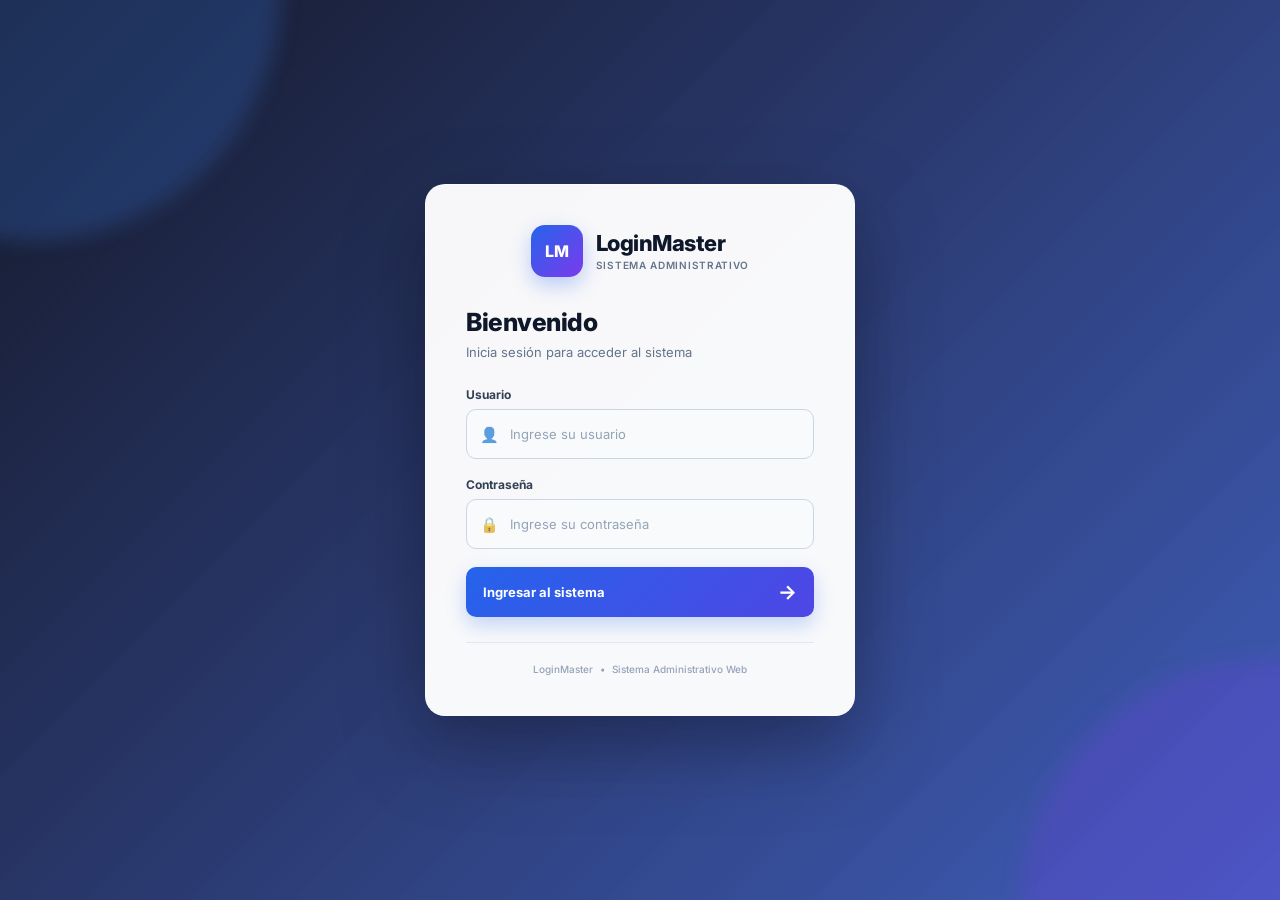
<file: index.html>
<!DOCTYPE html>
<html lang="es">
<head>
    <meta charset="UTF-8">
    <meta name="viewport" content="width=device-width, initial-scale=1.0">

    <title>LoginMaster - Iniciar sesión</title>

    <!-- Google Fonts -->
    <link rel="preconnect" href="https://fonts.googleapis.com">
    <link rel="preconnect" href="https://fonts.gstatic.com" crossorigin>

    <link
        href="https://fonts.googleapis.com/css2?family=Inter:wght@400;500;600;700;800&display=swap"
        rel="stylesheet"
    >

    <!-- CSS -->
    <link rel="stylesheet" href="./css/style.css">
    <link rel="stylesheet" href="./css/login.css">
</head>

<body>

    <main class="login-container">

        <section class="login-card">

            <div class="login-logo">
                <div class="logo-icon">
                    LM
                </div>

                <div>
                    <h1>LoginMaster</h1>
                    <span>Sistema Administrativo</span>
                </div>
            </div>

            <div class="login-header">

                <h2>Bienvenido</h2>

                <p>
                    Inicia sesión para acceder al sistema
                </p>

            </div>

            <form id="loginForm">

                <div class="form-group">

                    <label for="usuario">
                        Usuario
                    </label>

                    <div class="input-wrapper">

                        <span class="input-icon">
                            👤
                        </span>

                        <input
                            type="text"
                            id="usuario"
                            name="usuario"
                            placeholder="Ingrese su usuario"
                            autocomplete="username"
                            required
                        >

                    </div>

                </div>

                <div class="form-group">

                    <label for="password">
                        Contraseña
                    </label>

                    <div class="input-wrapper">

                        <span class="input-icon">
                            🔒
                        </span>

                        <input
                            type="password"
                            id="password"
                            name="password"
                            placeholder="Ingrese su contraseña"
                            autocomplete="current-password"
                            required
                        >

                    </div>

                </div>

                <button
                    type="submit"
                    class="btn-primary login-button"
                >
                    <span>Ingresar al sistema</span>
                    <span class="button-arrow">→</span>
                </button>

                <div
                    id="mensaje"
                    class="mensaje"
                    role="alert"
                ></div>

            </form>

            <div class="login-footer">
                <span>LoginMaster</span>
                <span>•</span>
                <span>Sistema Administrativo Web</span>
            </div>

        </section>

    </main>

    <script src="./js/login.js"></script>

</body>
</html>
</file>
<file: css/style.css>
/* ============================================================
   LOGINMASTER
   ESTILOS GLOBALES
   ============================================================ */

:root {

    --primary: #2563eb;
    --primary-dark: #1d4ed8;

    --secondary: #7c3aed;

    --dark: #0f172a;
    --dark-2: #1e293b;

    --text: #334155;
    --muted: #64748b;

    --background: #f1f5f9;

    --white: #ffffff;

    --border: #e2e8f0;

    --success: #16a34a;
    --danger: #dc2626;

    --radius: 12px;

    --shadow:
        0 5px 20px rgba(15, 23, 42, 0.08);
}


* {
    margin: 0;
    padding: 0;

    box-sizing: border-box;
}


html {
    width: 100%;
    min-height: 100%;
}


body {

    width: 100%;
    min-height: 100vh;

    margin: 0;

    font-family:
        "Inter",
        -apple-system,
        BlinkMacSystemFont,
        "Segoe UI",
        sans-serif;

    color: var(--text);

    background: var(--background);

    -webkit-font-smoothing: antialiased;
    -moz-osx-font-smoothing: grayscale;
}


button,
input,
select,
textarea {

    font-family: inherit;
}


button {
    cursor: pointer;
}


a {
    color: inherit;
    text-decoration: none;
}


ul {
    list-style: none;
}


img {
    max-width: 100%;
}


::-webkit-scrollbar {
    width: 7px;
    height: 7px;
}


::-webkit-scrollbar-track {
    background: #e2e8f0;
}


::-webkit-scrollbar-thumb {

    background: #94a3b8;

    border-radius: 20px;
}


::-webkit-scrollbar-thumb:hover {
    background: #64748b;
}


@keyframes aparecer {

    from {

        opacity: 0;

        transform:
            translateY(12px);

    }

    to {

        opacity: 1;

        transform:
            translateY(0);

    }

}
</file>
<file: css/login.css>
﻿/* ============================================================
   LOGINMASTER
   LOGIN PROFESIONAL
   ============================================================ */

body {
    overflow: hidden;
}


/* ============================================================
   CONTENEDOR
   ============================================================ */

.login-container {

    position: fixed;

    inset: 0;

    width: 100vw;
    height: 100vh;

    min-height: 100vh;

    display: flex;

    align-items: center;
    justify-content: center;

    padding: 25px;

    overflow: hidden;


    background:

        linear-gradient(
            135deg,
            rgba(2, 6, 23, 0.92),
            rgba(30, 64, 175, 0.84)
        ),

        url("https://images.unsplash.com/photo-1518770660439-4636190af475?auto=format&fit=crop&w=1920&q=90");

    background-size: cover;

    background-position: center;

    background-repeat: no-repeat;
}


/* ============================================================
   EFECTOS DE FONDO
   ============================================================ */

.login-container::before {

    content: "";

    position: absolute;

    width: 500px;
    height: 500px;

    top: -260px;
    left: -220px;

    border-radius: 50%;

    background:
        rgba(59, 130, 246, 0.22);

    filter: blur(10px);

    pointer-events: none;
}


.login-container::after {

    content: "";

    position: absolute;

    width: 500px;
    height: 500px;

    right: -240px;
    bottom: -260px;

    border-radius: 50%;

    background:
        rgba(124, 58, 237, 0.20);

    filter: blur(10px);

    pointer-events: none;
}


/* ============================================================
   TARJETA
   ============================================================ */

.login-card {

    position: relative;

    z-index: 10;

    width: 100%;

    max-width: 430px;

    padding: 40px;

    margin: auto;

    background:
        rgba(255, 255, 255, 0.97);

    border:
        1px solid rgba(255, 255, 255, 0.6);

    border-radius: 20px;

    box-shadow:
        0 30px 80px
        rgba(0, 0, 0, 0.35);

    animation:
        loginAppear 0.55s ease;
}


@keyframes loginAppear {

    from {

        opacity: 0;

        transform:
            translateY(25px)
            scale(0.97);

    }

    to {

        opacity: 1;

        transform:
            translateY(0)
            scale(1);

    }
}


/* ============================================================
   LOGO
   ============================================================ */

.login-logo {

    display: flex;

    align-items: center;

    justify-content: center;

    gap: 13px;

    margin-bottom: 30px;
}


.logo-icon {

    width: 52px;
    height: 52px;

    display: flex;

    align-items: center;
    justify-content: center;

    border-radius: 14px;

    color: white;

    background:
        linear-gradient(
            135deg,
            #2563eb,
            #7c3aed
        );

    font-size: 16px;

    font-weight: 800;

    box-shadow:
        0 8px 20px
        rgba(37, 99, 235, 0.30);
}


.login-logo h1 {

    font-size: 22px;

    font-weight: 800;

    letter-spacing: -0.5px;

    color: #0f172a;
}


.login-logo span {

    display: block;

    margin-top: 3px;

    color: #64748b;

    font-size: 10px;

    font-weight: 600;

    text-transform: uppercase;

    letter-spacing: 0.7px;
}


/* ============================================================
   HEADER
   ============================================================ */

.login-header {

    margin-bottom: 25px;

    text-align: left;
}


.login-header h2 {

    margin-bottom: 6px;

    color: #0f172a;

    font-size: 25px;

    font-weight: 800;

    letter-spacing: -0.5px;
}


.login-header p {

    color: #64748b;

    font-size: 13px;

    line-height: 1.5;
}


/* ============================================================
   FORMULARIO
   ============================================================ */

.form-group {

    width: 100%;

    margin-bottom: 18px;
}


.form-group label {

    display: block;

    margin-bottom: 7px;

    color: #334155;

    font-size: 12px;

    font-weight: 700;
}


/* ============================================================
   INPUT
   ============================================================ */

.input-wrapper {

    position: relative;

    width: 100%;
}


.input-icon {

    position: absolute;

    left: 14px;

    top: 50%;

    transform:
        translateY(-50%);

    font-size: 15px;

    pointer-events: none;

    opacity: 0.7;
}


.input-wrapper input {

    display: block;

    width: 100%;

    height: 50px;

    padding:
        0
        14px
        0
        43px;

    border:
        1px solid #cbd5e1;

    border-radius: 10px;

    outline: none;

    color: #0f172a;

    background: #f8fafc;

    font-size: 13px;

    transition:
        border-color 0.2s ease,
        box-shadow 0.2s ease,
        background 0.2s ease;
}


.input-wrapper input:hover {

    background: white;
}


.input-wrapper input:focus {

    background: white;

    border-color: #2563eb;

    box-shadow:
        0 0 0 4px
        rgba(37, 99, 235, 0.10);
}


.input-wrapper input::placeholder {
    color: #94a3b8;
}


/* ============================================================
   BOTÓN
   ============================================================ */

.login-button {

    width: 100%;

    height: 50px;

    margin-top: 5px;

    display: flex;

    align-items: center;
    justify-content: space-between;

    padding:
        0 17px;

    border: none;

    border-radius: 10px;

    color: white;

    background:
        linear-gradient(
            135deg,
            #2563eb,
            #4f46e5
        );

    font-size: 13px;

    font-weight: 700;

    box-shadow:
        0 8px 20px
        rgba(37, 99, 235, 0.25);

    transition:
        transform 0.2s ease,
        box-shadow 0.2s ease;
}


.login-button:hover {

    transform:
        translateY(-2px);

    box-shadow:
        0 12px 28px
        rgba(37, 99, 235, 0.32);
}


.login-button:active {

    transform:
        translateY(0);
}


.button-arrow {

    font-size: 20px;

    transition:
        transform 0.2s ease;
}


.login-button:hover
.button-arrow {

    transform:
        translateX(4px);
}


/* ============================================================
   MENSAJES
   ============================================================ */

.mensaje {

    width: 100%;

    margin-top: 14px;

    padding: 10px 12px;

    border-radius: 8px;

    text-align: center;

    font-size: 12px;

    font-weight: 600;
}


.mensaje:empty {
    display: none;
}


.mensaje.error {

    color: #991b1b;

    background: #fef2f2;

    border:
        1px solid #fecaca;
}


.mensaje.exito {

    color: #166534;

    background: #f0fdf4;

    border:
        1px solid #bbf7d0;
}


/* ============================================================
   FOOTER
   ============================================================ */

.login-footer {

    display: flex;

    align-items: center;
    justify-content: center;

    gap: 7px;

    margin-top: 25px;

    padding-top: 20px;

    border-top:
        1px solid #e2e8f0;

    color: #94a3b8;

    font-size: 10px;

    font-weight: 500;
}


/* ============================================================
   RESPONSIVE
   ============================================================ */

@media (max-width: 500px) {

    .login-container {
        padding: 15px;
    }


    .login-card {

        max-width: 100%;

        padding: 30px 23px;

        border-radius: 16px;
    }


    .login-logo {
        margin-bottom: 24px;
    }


    .logo-icon {

        width: 46px;
        height: 46px;

        border-radius: 12px;
    }


    .login-logo h1 {
        font-size: 20px;
    }


    .login-header h2 {
        font-size: 22px;
    }
}


@media (max-height: 620px) {

    .login-container {

        align-items: flex-start;

        overflow-y: auto;

        padding-top: 20px;
        padding-bottom: 20px;
    }
}
</file>
